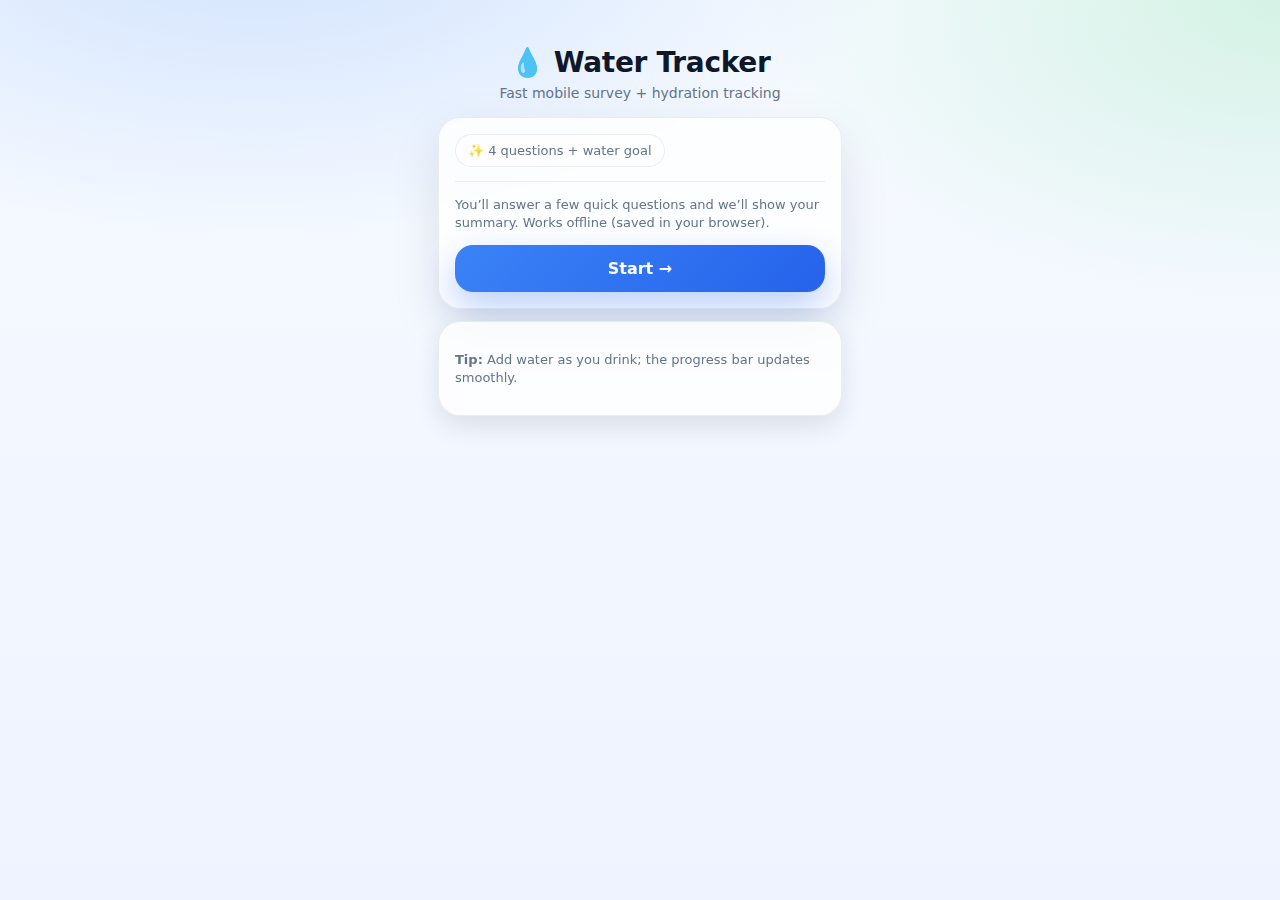
<file: index.html>
<!doctype html>
<html lang="en">
<head>
  <meta charset="utf-8" />
  <meta name="viewport" content="width=device-width, initial-scale=1, viewport-fit=cover" />
  <title>Water Tracker</title>
  <link rel="stylesheet" href="css/style.css" />
</head>
<body>
  <div class="page">
    <div class="container">
      <div class="header">
        <h1 class="title">💧 Water Tracker</h1>
        <p class="subtitle">Fast mobile survey + hydration tracking</p>
      </div>

      <div class="card">
        <div class="badge">✨ 4 questions + water goal</div>
        <div class="hr"></div>
        <p class="small">
          You’ll answer a few quick questions and we’ll show your summary.
          Works offline (saved in your browser).
        </p>
        <div style="margin-top:14px">
          <button class="btn primary" onclick="location.href='goal.html'">
            Start →
          </button>
        </div>
      </div>

      <div class="card soft">
        <p class="small"><strong>Tip:</strong> Add water as you drink; the progress bar updates smoothly.</p>
      </div>
    </div>
  </div>
</body>
</html>
</file>
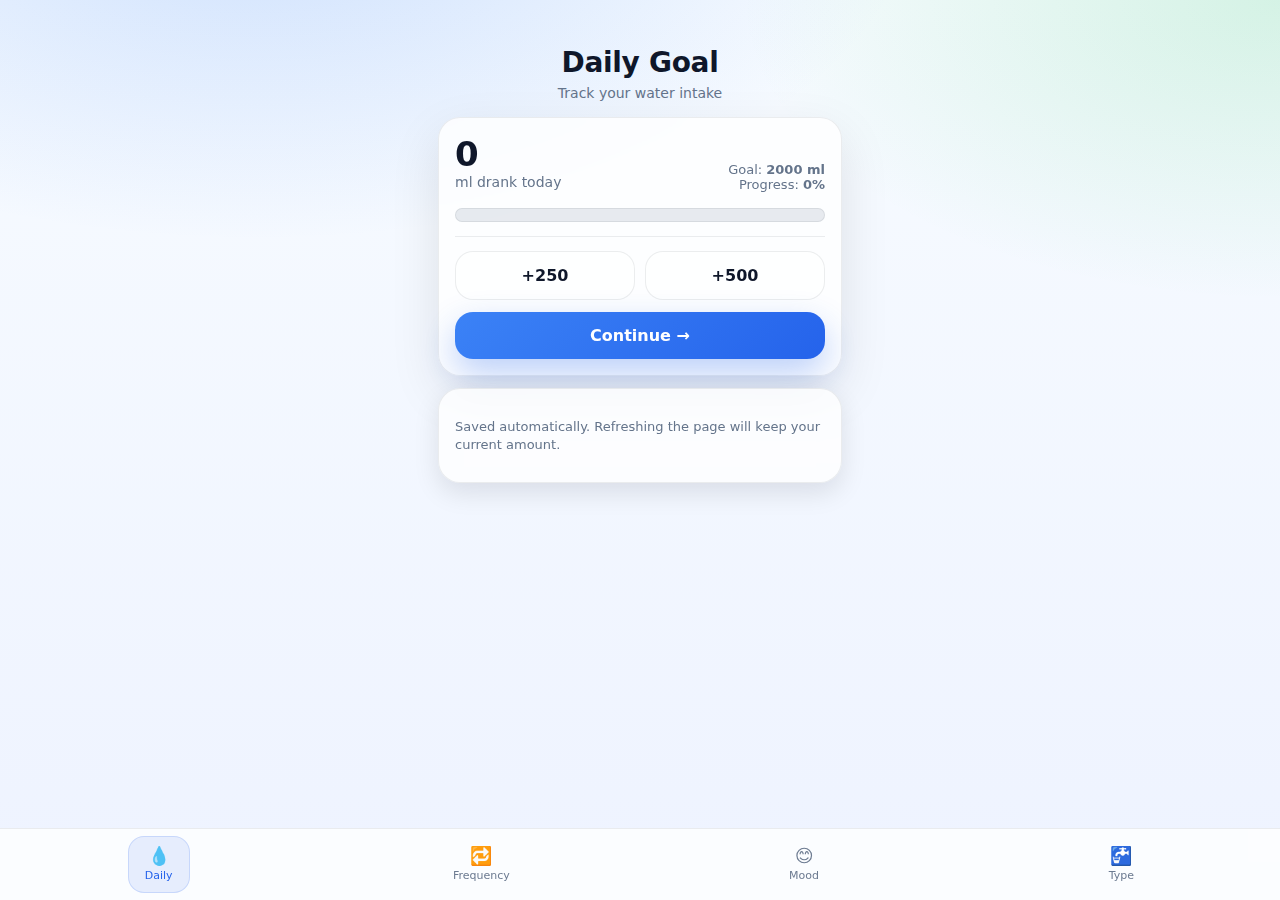
<file: goal.html>
<!doctype html>
<html lang="en">
<head>
  <meta charset="utf-8" />
  <meta name="viewport" content="width=device-width, initial-scale=1, viewport-fit=cover" />
  <title>Daily Goal</title>
  <link rel="stylesheet" href="css/style.css" />
</head>
<body>
  <div class="page">
    <div class="container">
      <div class="header">
        <h2 class="title">Daily Goal</h2>
        <p class="subtitle">Track your water intake</p>
      </div>

      <div class="card">
        <div class="kpi">
          <div>
            <div class="big"><span id="current">0</span></div>
            <div class="unit">ml drank today</div>
          </div>
          <div class="goal">
            Goal: <strong>2000 ml</strong><br/>
            Progress: <strong><span id="progress">0</span>%</strong>
          </div>
        </div>

        <div class="progress" aria-label="progress">
          <div class="fill" id="fill"></div>
        </div>

        <div class="hr"></div>

        <div class="row">
          <button class="btn ghost" onclick="addWater(250)">+250</button>
          <button class="btn ghost" onclick="addWater(500)">+500</button>
        </div>

        <div style="margin-top:12px">
          <button class="btn primary" onclick="location.href='frequency.html'">
            Continue →
          </button>
        </div>
      </div>

      <div class="card soft">
        <p class="small">Saved automatically. Refreshing the page will keep your current amount.</p>
      </div>
    </div>

    <nav class="bottom-nav">
      <a href="goal.html"><span class="ico">💧</span><span>Daily</span></a>
      <a href="frequency.html"><span class="ico">🔁</span><span>Frequency</span></a>
      <a href="mood.html"><span class="ico">😊</span><span>Mood</span></a>
      <a href="type.html"><span class="ico">🚰</span><span>Type</span></a>
    </nav>
  </div>

  <script src="js/goal.js"></script>
  <script src="js/nav.js"></script>
</body>
</html>
</file>
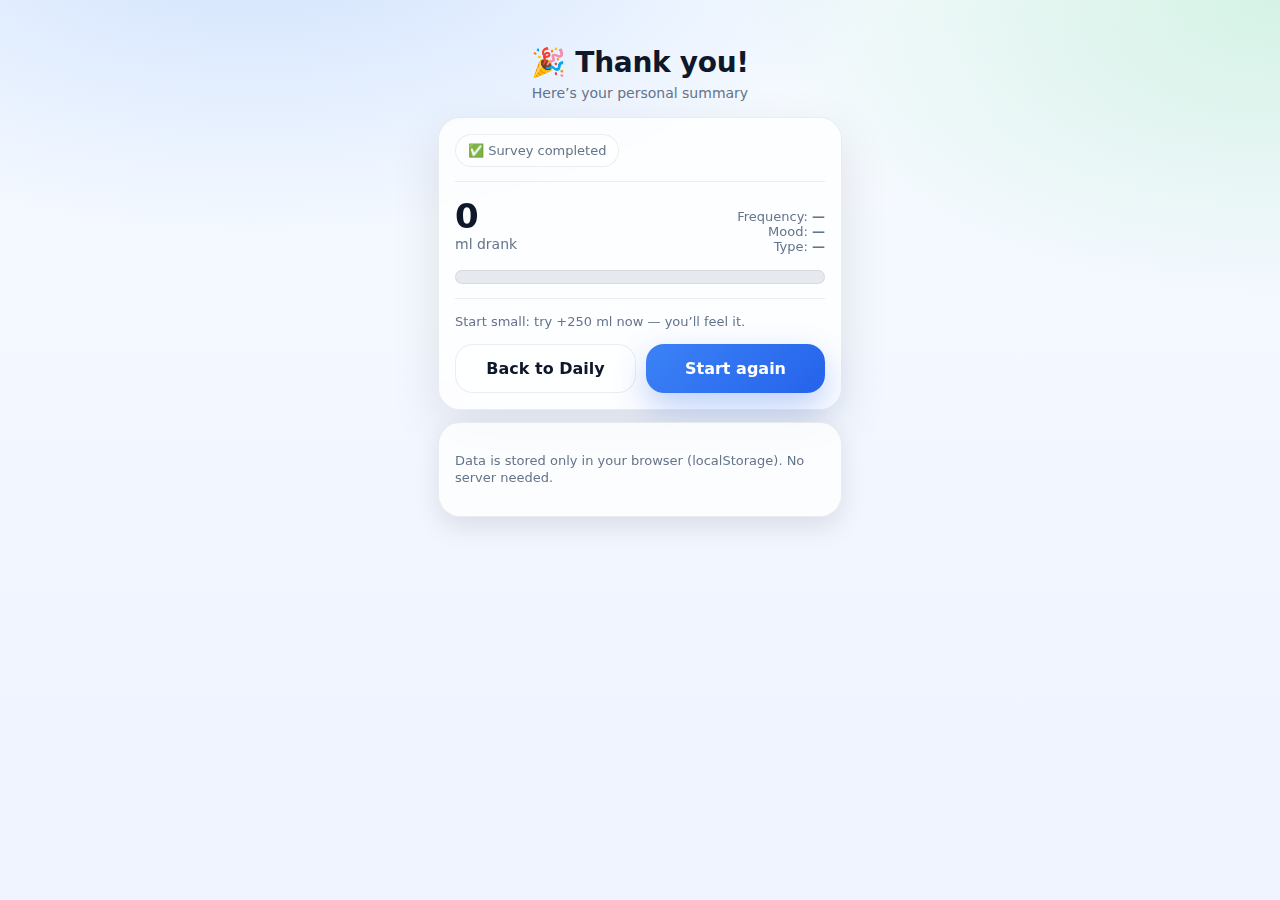
<file: summary.html>
<!doctype html>
<html lang="en">
<head>
  <meta charset="utf-8" />
  <meta name="viewport" content="width=device-width, initial-scale=1, viewport-fit=cover" />
  <title>Summary</title>
  <link rel="stylesheet" href="css/style.css" />
</head>
<body>
  <div class="page">
    <div class="container">
      <div class="header">
        <h2 class="title">🎉 Thank you!</h2>
        <p class="subtitle">Here’s your personal summary</p>
      </div>

      <div class="card">
        <div class="badge">✅ Survey completed</div>
        <div class="hr"></div>

        <div class="kpi">
          <div>
            <div class="big"><span id="water">0</span></div>
            <div class="unit">ml drank</div>
          </div>
          <div class="goal">
            Frequency: <strong><span id="frequency">—</span></strong><br/>
            Mood: <strong><span id="mood">—</span></strong><br/>
            Type: <strong><span id="type">—</span></strong>
          </div>
        </div>

        <div class="progress">
          <div class="fill" id="sumFill"></div>
        </div>

        <div class="hr"></div>

        <p class="small" id="message">
          Great job. Small habits compound over time.
        </p>

        <div class="row" style="margin-top:12px">
          <button class="btn ghost" onclick="location.href='goal.html'">Back to Daily</button>
          <button class="btn primary" onclick="restart()">Start again</button>
        </div>
      </div>

      <div class="card soft">
        <p class="small">
          Data is stored only in your browser (localStorage). No server needed.
        </p>
      </div>
    </div>
  </div>

  <script src="js/summary.js"></script>
</body>
</html>
</file>
<file: css/style.css>
:root{
  --bg1:#f7fbff;
  --bg2:#eef3ff;
  --card:rgba(255,255,255,.78);
  --stroke:rgba(17,24,39,.08);
  --text:#0f172a;
  --muted:#64748b;
  --primary:#3b82f6;
  --primary2:#2563eb;
  --success:#22c55e;
  --danger:#ef4444;

  --r:22px;
  --shadow: 0 18px 50px rgba(2,8,23,.10);
  --shadow2: 0 10px 26px rgba(2,8,23,.10);

  --safe-bottom: env(safe-area-inset-bottom, 0px);
  --safe-top: env(safe-area-inset-top, 0px);
}

*{box-sizing:border-box}
html,body{height:100%}
body{
  margin:0;
  font-family: system-ui, -apple-system, Segoe UI, Roboto, Arial, sans-serif;
  color:var(--text);
  background:
    radial-gradient(1200px 600px at 20% -10%, rgba(59,130,246,.22), transparent 55%),
    radial-gradient(900px 500px at 100% 0%, rgba(34,197,94,.16), transparent 60%),
    linear-gradient(180deg, var(--bg1), var(--bg2));
  -webkit-tap-highlight-color: transparent;
}

a{color:inherit;text-decoration:none}
button{font-family:inherit}

.page{
  min-height:100%;
  padding-top: calc(14px + var(--safe-top));
  padding-bottom: calc(96px + var(--safe-bottom)); /* под нижний nav */
}

.container{
  width: min(440px, 100%);
  margin: 0 auto;
  padding: 18px 16px;
}

.header{
  text-align:center;
  margin: 10px 0 16px;
  animation: in .45s ease both;
}
.title{
  font-size: 26px;
  margin: 0 0 6px;
  letter-spacing:-.3px;
}
.subtitle{
  margin:0;
  font-size:14px;
  color:var(--muted);
}

.card{
  background: var(--card);
  border: 1px solid var(--stroke);
  border-radius: var(--r);
  box-shadow: var(--shadow);
  padding: 16px;
  margin: 12px 0;
  backdrop-filter: blur(10px);
  -webkit-backdrop-filter: blur(10px);
  animation: in2 .55s ease both;
}

.card.soft{
  box-shadow: var(--shadow2);
}

.row{
  display:flex;
  gap:10px;
}
.row > *{flex:1}

.badge{
  display:inline-flex;
  align-items:center;
  gap:8px;
  padding: 8px 12px;
  border-radius: 999px;
  border:1px solid var(--stroke);
  background: rgba(255,255,255,.55);
  color: var(--muted);
  font-size: 13px;
}

.kpi{
  display:flex;
  justify-content:space-between;
  align-items:flex-end;
  gap:10px;
}
.kpi .big{
  font-size: 34px;
  font-weight: 750;
  letter-spacing:-.8px;
}
.kpi .unit{
  font-size: 14px;
  color: var(--muted);
  padding-bottom: 6px;
}
.kpi .goal{
  text-align:right;
  font-size: 13px;
  color: var(--muted);
  padding-bottom: 4px;
}

.progress{
  height: 14px;
  border-radius: 999px;
  background: rgba(148,163,184,.22);
  overflow:hidden;
  border: 1px solid rgba(15,23,42,.08);
  margin-top: 12px;
}
.progress > .fill{
  height:100%;
  width:0%;
  border-radius:999px;
  background: linear-gradient(90deg, rgba(34,197,94,.95), rgba(59,130,246,.95));
  transition: width .45s cubic-bezier(.2,.8,.2,1);
}

.btn{
  width:100%;
  border:0;
  border-radius: 18px;
  padding: 14px 14px;
  font-size: 16px;
  font-weight: 650;
  cursor:pointer;
  transition: transform .12s ease, filter .2s ease, opacity .2s ease;
  touch-action: manipulation;
}
.btn:active{transform: scale(.98)}
.btn.primary{
  color:white;
  background: linear-gradient(135deg, var(--primary), var(--primary2));
  box-shadow: 0 14px 34px rgba(37,99,235,.30);
}
.btn.ghost{
  color: var(--text);
  background: rgba(255,255,255,.55);
  border: 1px solid var(--stroke);
}
.btn:disabled{
  opacity:.45;
  cursor:not-allowed;
  box-shadow:none;
}

.option{
  display:flex;
  align-items:center;
  justify-content:space-between;
  gap:12px;
  padding: 14px 14px;
  border-radius: 18px;
  border: 1px solid var(--stroke);
  background: rgba(255,255,255,.60);
  margin: 10px 0;
  transition: transform .14s ease, background .22s ease, border-color .22s ease, box-shadow .22s ease;
  user-select:none;
}
.option:active{transform: scale(.99)}
.option .left{
  display:flex; align-items:center; gap:10px;
}
.option .emoji{
  width: 34px; height: 34px;
  border-radius: 12px;
  display:grid; place-items:center;
  background: rgba(59,130,246,.10);
  border: 1px solid rgba(59,130,246,.18);
  font-size: 18px;
}
.option .label{
  font-weight: 650;
}
.option .desc{
  font-size: 12px;
  color: var(--muted);
  margin-top: 2px;
}
.option .check{
  width: 22px; height: 22px;
  border-radius: 999px;
  border: 2px solid rgba(100,116,139,.35);
  display:grid; place-items:center;
  color: transparent;
  font-weight: 900;
  transition: .2s ease;
}

.option.selected{
  background: linear-gradient(135deg, rgba(59,130,246,.16), rgba(34,197,94,.12));
  border-color: rgba(59,130,246,.40);
  box-shadow: 0 10px 30px rgba(59,130,246,.14);
  transform: translateY(-2px);
}
.option.selected .check{
  border-color: rgba(34,197,94,.60);
  color: var(--success);
  background: rgba(34,197,94,.10);
}
.pop{
  animation: pop .26s ease both;
}

.small{
  font-size: 13px;
  color: var(--muted);
  line-height: 1.35;
}

.bottom-nav{
  position: fixed;
  left: 0; right: 0; bottom: 0;
  padding-bottom: var(--safe-bottom);
  height: calc(72px + var(--safe-bottom));
  background: rgba(255,255,255,.78);
  backdrop-filter: blur(12px);
  -webkit-backdrop-filter: blur(12px);
  border-top: 1px solid rgba(15,23,42,.08);
  display:flex;
  align-items:center;
  justify-content:space-around;
  z-index: 50;
}

.bottom-nav a{
  display:flex;
  flex-direction:column;
  align-items:center;
  justify-content:center;
  gap:4px;
  font-size: 11px;
  color: rgba(100,116,139,.95);
  min-width: 62px;
  padding: 10px 8px;
  border-radius: 16px;
  transition: background .2s ease, color .2s ease, transform .1s ease;
}
.bottom-nav a:active{transform: scale(.98)}
.bottom-nav a .ico{font-size: 18px; line-height: 1}
.bottom-nav a.active{
  color: var(--primary2);
  background: rgba(37,99,235,.10);
  border: 1px solid rgba(37,99,235,.16);
}

.hr{
  height:1px;
  background: rgba(15,23,42,.08);
  margin: 14px 0;
}

@keyframes in{
  from{opacity:0; transform: translateY(10px)}
  to{opacity:1; transform: translateY(0)}
}
@keyframes in2{
  from{opacity:0; transform: translateY(14px)}
  to{opacity:1; transform: translateY(0)}
}
@keyframes pop{
  0%{transform: scale(.98)}
  55%{transform: scale(1.04)}
  100%{transform: scale(1)}
}

/* чуть крупнее на широких экранах */
@media (min-width: 520px){
  .title{font-size: 28px}
  .container{padding: 22px 18px}
}
</file>
